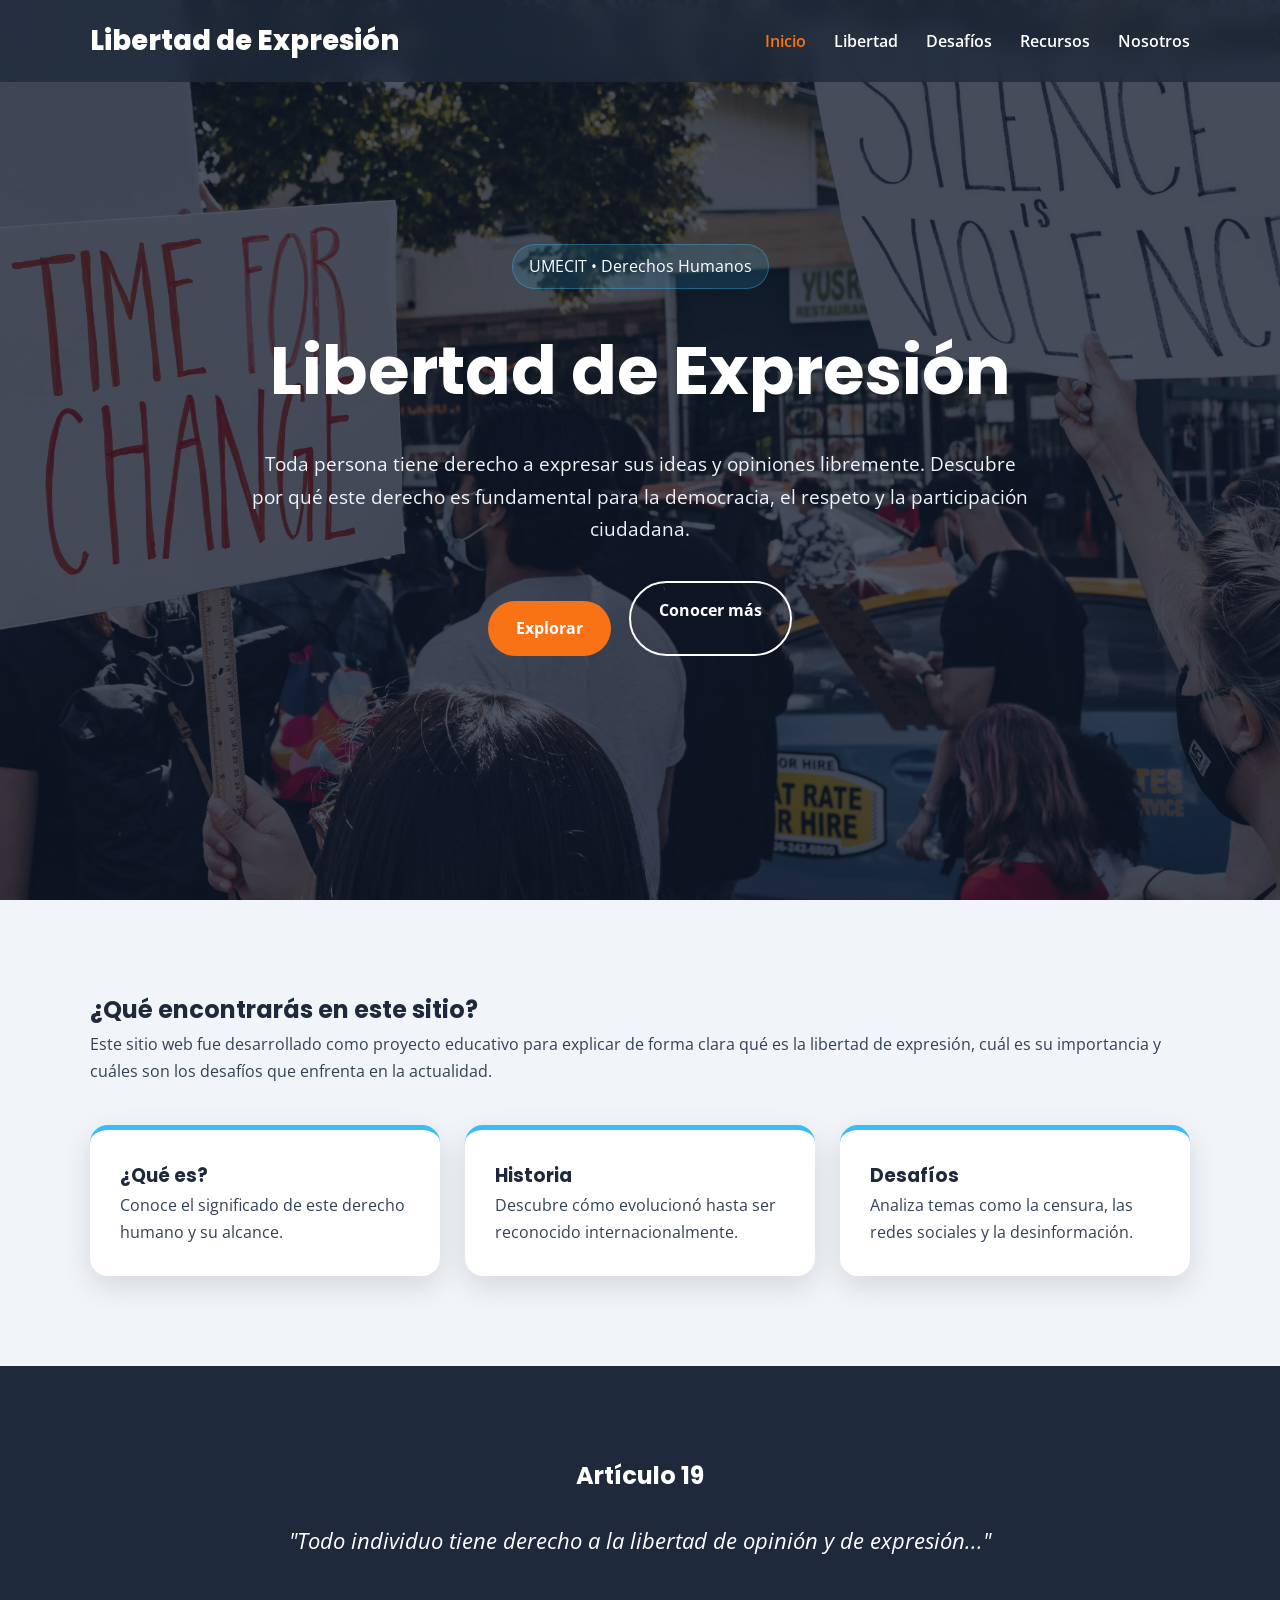
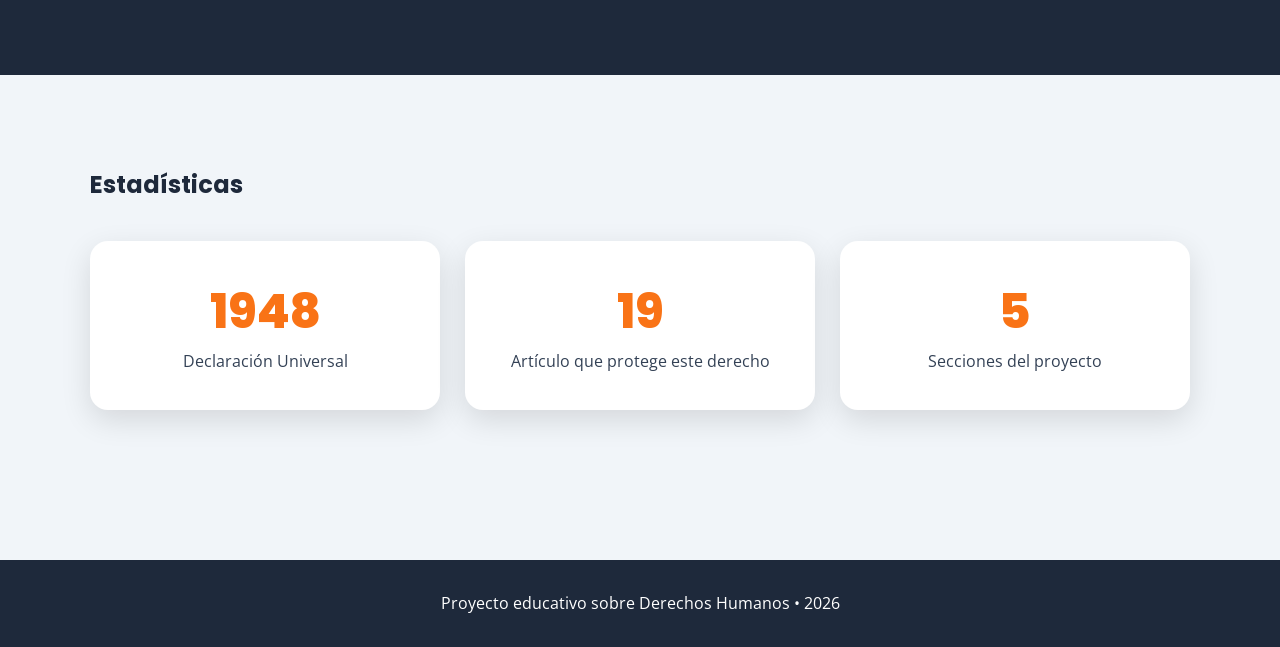
<file: index.html>
<!DOCTYPE html>
<html lang="es">
<head>
<meta charset="UTF-8">
<meta name="viewport" content="width=device-width, initial-scale=1.0">
<title>Libertad de Expresión</title>
<link rel="preconnect" href="https://fonts.googleapis.com">
<link rel="preconnect" href="https://fonts.gstatic.com" crossorigin>
<link href="https://fonts.googleapis.com/css2?family=Poppins:wght@300;400;600;800&family=Open+Sans:wght@400;600&display=swap" rel="stylesheet">
<link rel="stylesheet" href="css/estilos.css">
</head>
<body>

<header class="navbar">
    <div class="container nav-container">

        <h1 class="logo">Libertad de Expresión</h1>

        <button class="menu-toggle" id="menu-toggle">
            ☰
        </button>

        <nav id="nav-menu">
            <ul class="menu">
                <li><a href="index.html" class="active">Inicio</a></li>
                <li><a href="libertad.html">Libertad</a></li>
                <li><a href="desafios.html">Desafíos</a></li>
                <li><a href="recursos.html">Recursos</a></li>
                <li><a href="nosotros.html">Nosotros</a></li>
            </ul>
        </nav>

    </div>
</header>

<section class="hero">
  <div class="overlay"></div>
  <div class="hero-content">
    <span class="etiqueta">UMECIT • Derechos Humanos</span>
    <h2>Libertad de Expresión</h2>
    <p>
      Toda persona tiene derecho a expresar sus ideas y opiniones libremente.
      Descubre por qué este derecho es fundamental para la democracia,
      el respeto y la participación ciudadana.
    </p>
    <div class="hero-buttons">
      <a href="#introduccion" class="btn btn-primary">Explorar</a>
      <a href="libertad.html" class="btn btn-secondary">Conocer más</a>
    </div>
  </div>
</section>

<main>

<section id="introduccion" class="container section">
<h2>¿Qué encontrarás en este sitio?</h2>
<p>Este sitio web fue desarrollado como proyecto educativo para explicar de forma clara qué es la libertad de expresión, cuál es su importancia y cuáles son los desafíos que enfrenta en la actualidad.</p>

<div class="cards">
<article class="card">
<h3>¿Qué es?</h3>
<p>Conoce el significado de este derecho humano y su alcance.</p>
</article>

<article class="card">
<h3>Historia</h3>
<p>Descubre cómo evolucionó hasta ser reconocido internacionalmente.</p>
</article>

<article class="card">
<h3>Desafíos</h3>
<p>Analiza temas como la censura, las redes sociales y la desinformación.</p>
</article>
</div>
</section>

<section class="highlight">
<div class="container">
<h2>Artículo 19</h2>
<blockquote>
"Todo individuo tiene derecho a la libertad de opinión y de expresión..."
</blockquote>
</div>
</section>

<section class="container section">
<h2>Estadísticas</h2>
<div class="stats">
<div class="stat"><span>1948</span><p>Declaración Universal</p></div>
<div class="stat"><span>19</span><p>Artículo que protege este derecho</p></div>
<div class="stat"><span>5</span><p>Secciones del proyecto</p></div>
</div>
</section>

</main>

<footer>
<div class="container">
<p>Proyecto educativo sobre Derechos Humanos • 2026</p>
</div>
</footer>

<script src="js/script.js"></script>
</body>
</html>
</file>
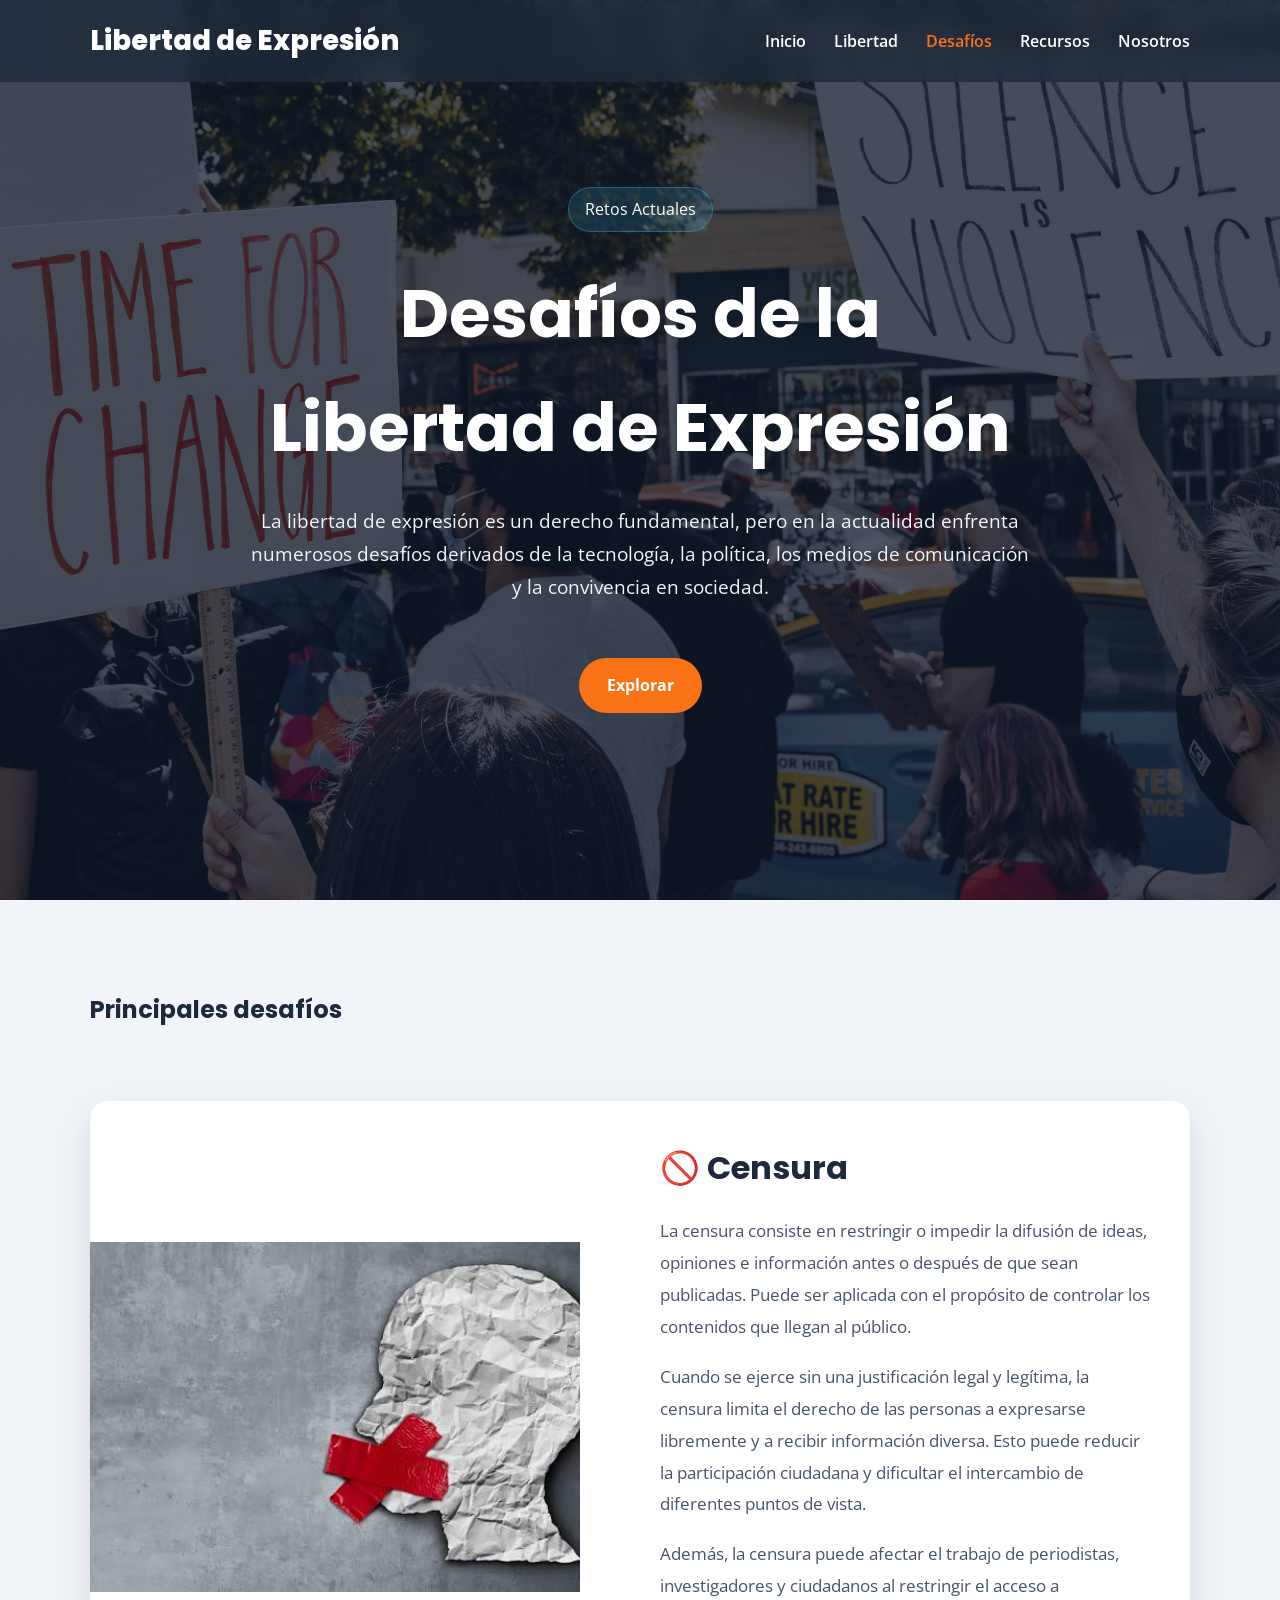
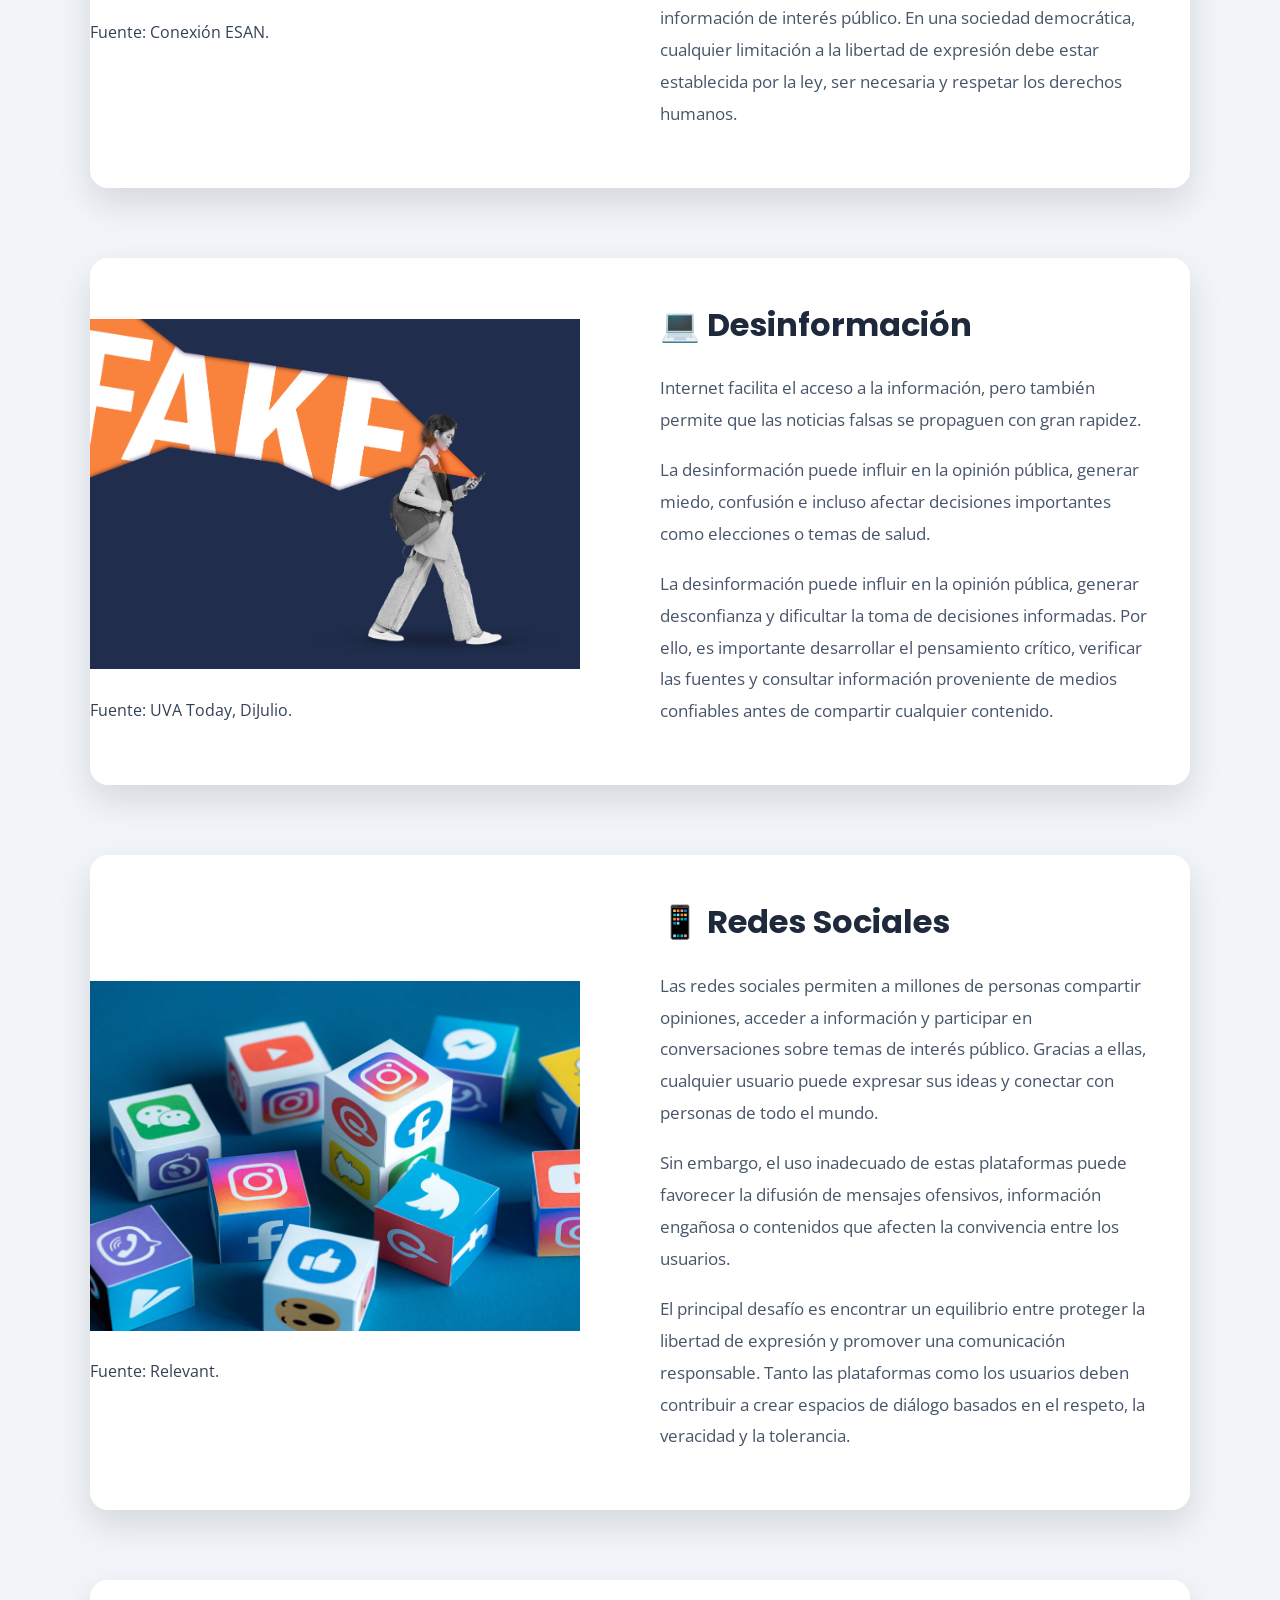
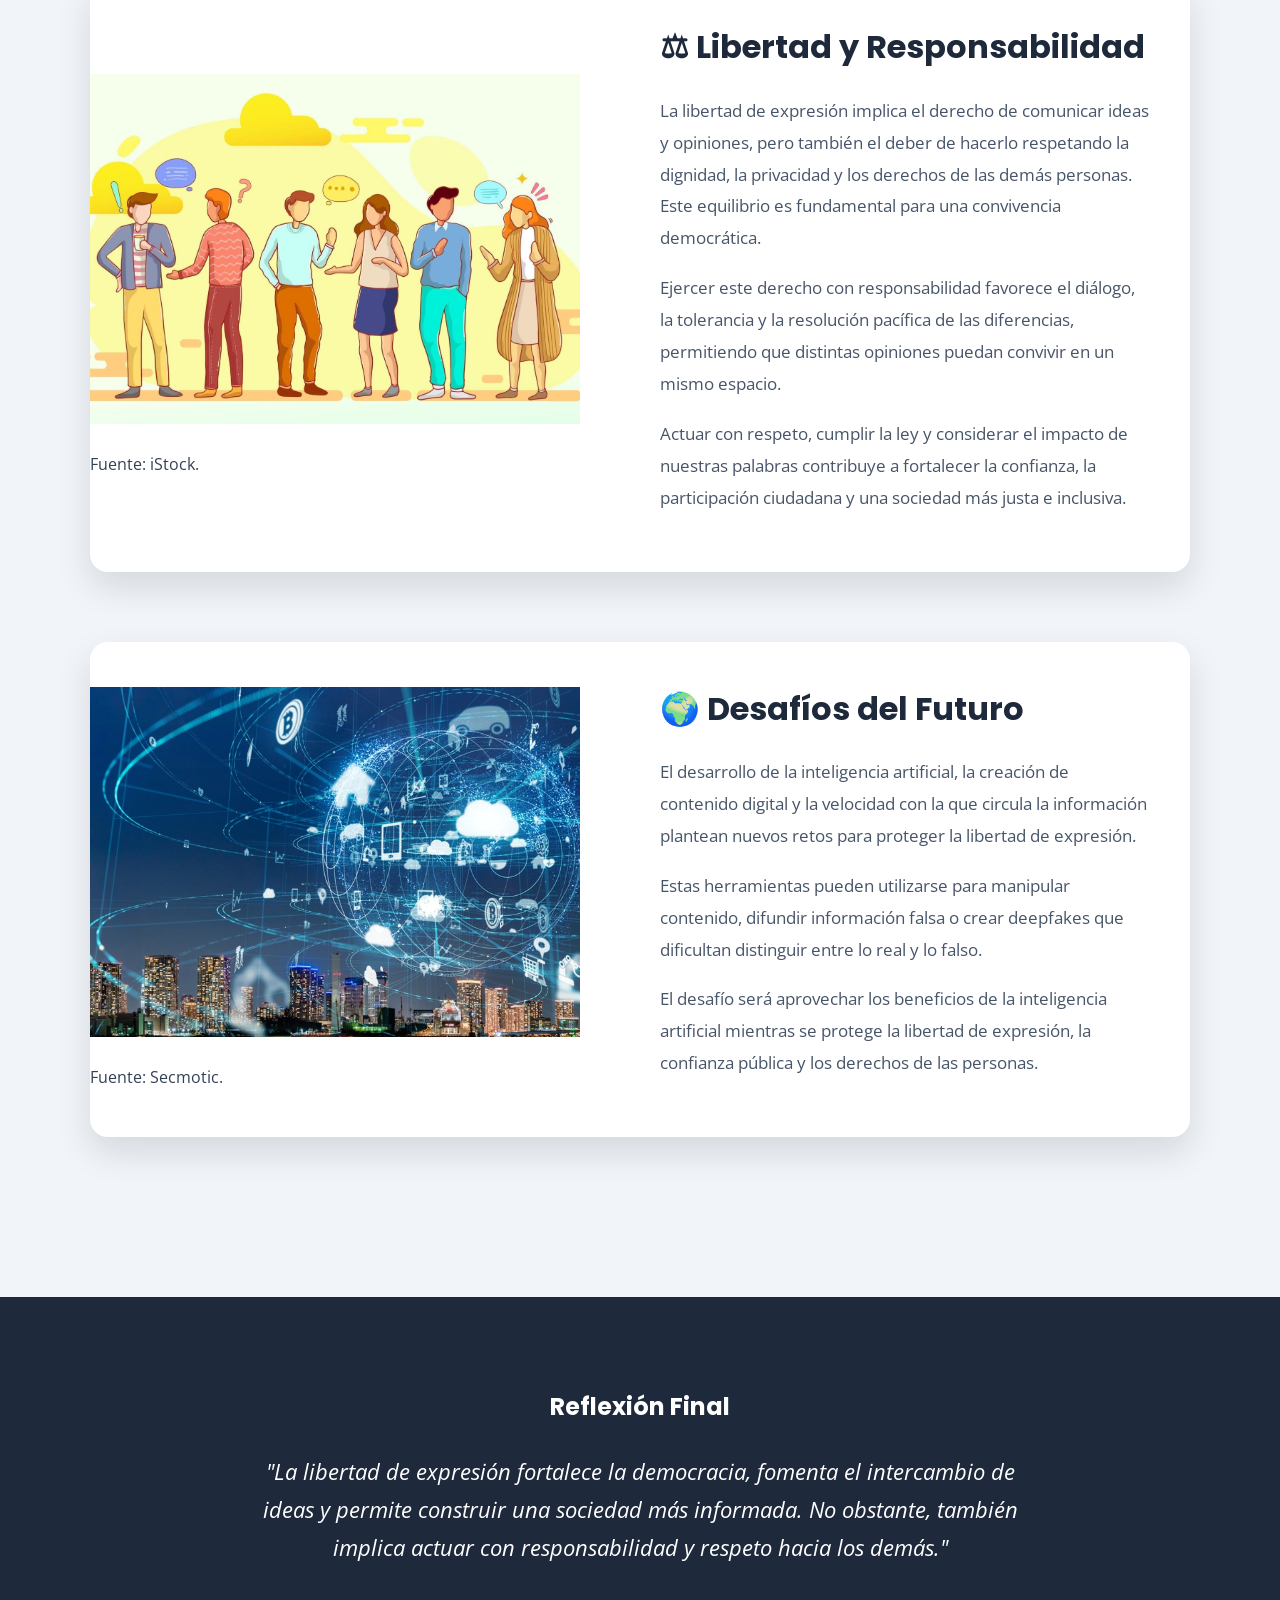
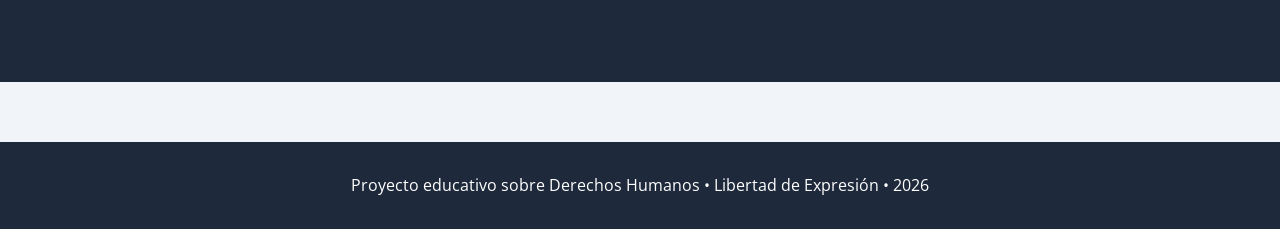
<file: desafios.html>
<!DOCTYPE html>
<html lang="es">

<head>

<meta charset="UTF-8">
<meta name="viewport" content="width=device-width, initial-scale=1.0">

<title>Desafíos | Libertad de Expresión</title>

<link rel="preconnect" href="https://fonts.googleapis.com">
<link rel="preconnect" href="https://fonts.gstatic.com" crossorigin>

<link href="https://fonts.googleapis.com/css2?family=Poppins:wght@300;400;600;700;800&family=Open+Sans:wght@400;600&display=swap" rel="stylesheet">

<link rel="stylesheet" href="css/estilos.css">

</head>

<body>

<header class="navbar">
    <div class="container nav-container">

        <h1 class="logo">Libertad de Expresión</h1>

        <button class="menu-toggle" id="menu-toggle">
            ☰
        </button>

        <nav id="nav-menu">
            <ul class="menu">
                <li><a href="index.html">Inicio</a></li>
                <li><a href="libertad.html">Libertad</a></li>
                <li><a href="desafios.html"class="active">Desafíos</a></li>
                <li><a href="recursos.html">Recursos</a></li>
                <li><a href="nosotros.html">Nosotros</a></li>
            </ul>
        </nav>

    </div>
</header>

<section class="hero">

<div class="hero-content">

<span class="etiqueta">Retos Actuales</span>

<h2>Desafíos de la Libertad de Expresión</h2>

<p>

La libertad de expresión es un derecho fundamental, pero en la actualidad
enfrenta numerosos desafíos derivados de la tecnología, la política,
los medios de comunicación y la convivencia en sociedad.

</p>

<a href="#desafios" class="btn btn-primary">

Explorar

</a>

</div>

</section>

<main id="desafios" class="container section">

<h2>Principales desafíos</h2>

<!-- CENSURA -->

<div class="blog-card fade-up">

<div class="blog-img">

<img src="img/censura.jpg" alt="Censura">

<br>

<p class="fuente-img">
Fuente: Conexión ESAN.
</p>

</div>

<div class="blog-content">

<h3>🚫 Censura</h3>

<p>

La censura consiste en restringir o impedir la difusión de ideas, opiniones e información antes o después de que sean publicadas. Puede ser aplicada con el propósito de controlar los contenidos que llegan al público.

</p>

<p>

Cuando se ejerce sin una justificación legal y legítima, la censura limita el derecho de las personas a expresarse libremente y a recibir información diversa. Esto puede reducir la participación ciudadana y dificultar el intercambio de diferentes puntos de vista.

</p>

<p>
Además, la censura puede afectar el trabajo de periodistas, investigadores y ciudadanos al restringir el acceso a información de interés público. En una sociedad democrática, cualquier limitación a la libertad de expresión debe estar establecida por la ley, ser necesaria y respetar los derechos humanos.
</p>

</p>

</div>

</div>

</div>

<!-- DESINFORMACIÓN -->

<div class="blog-card reverse fade-up">

<div class="blog-content">

<h3>💻 Desinformación</h3>

<p>

Internet facilita el acceso a la información, pero también permite que las
noticias falsas se propaguen con gran rapidez.

</p>

<p>

La desinformación puede influir en la opinión pública, generar miedo,
confusión e incluso afectar decisiones importantes como elecciones o temas
de salud.

<p>

La desinformación puede influir en la opinión pública, generar desconfianza y dificultar la toma de decisiones informadas. Por ello, es importante desarrollar el pensamiento crítico, verificar las fuentes y consultar información proveniente de medios confiables antes de compartir cualquier contenido.

</p>

</p>

</div>

<div class="blog-img">

<img src="img/fake-news.jpg" alt="Noticias falsas">

<br>

<p class="fuente-img">
Fuente: UVA Today, DiJulio.
</p>

</div>

</div>

<!-- REDES -->

<div class="blog-card fade-up">

<div class="blog-img">

<img src="img/redes.jpg" alt="Redes Sociales">

<br>

<p class="fuente-img">
Fuente: Relevant.
</p>

</div>

<div class="blog-content">

<h3>📱 Redes Sociales</h3>

<p>

Las redes sociales permiten a millones de personas compartir opiniones, acceder a información y participar en conversaciones sobre temas de interés público. Gracias a ellas, cualquier usuario puede expresar sus ideas y conectar con personas de todo el mundo.

</p>

<p>

Sin embargo, el uso inadecuado de estas plataformas puede favorecer la difusión de mensajes ofensivos, información engañosa o contenidos que afecten la convivencia entre los usuarios.

<p>

El principal desafío es encontrar un equilibrio entre proteger la libertad de expresión y promover una comunicación responsable. Tanto las plataformas como los usuarios deben contribuir a crear espacios de diálogo basados en el respeto, la veracidad y la tolerancia.
</p>

</div>

</div>

</div>

<!-- RESPONSABILIDAD -->

<div class="blog-card reverse fade-up">

<div class="blog-content">

<h3>⚖ Libertad y Responsabilidad</h3>

<p>

La libertad de expresión implica el derecho de comunicar ideas y opiniones, pero también el deber de hacerlo respetando la dignidad, la privacidad y los derechos de las demás personas. Este equilibrio es fundamental para una convivencia democrática.

</p>

<p>

Ejercer este derecho con responsabilidad favorece el diálogo, la tolerancia y la resolución pacífica de las diferencias, permitiendo que distintas opiniones puedan convivir en un mismo espacio.

<p>

Actuar con respeto, cumplir la ley y considerar el impacto de nuestras palabras contribuye a fortalecer la confianza, la participación ciudadana y una sociedad más justa e inclusiva.

</p>

</div>

<div class="blog-img">

<img src="img/responsabilidad.jpg" alt="Responsabilidad">

<br>

<p class="fuente-img">
Fuente: iStock.
</p>

</div>

</div>

<!-- FUTURO -->

<div class="blog-card fade-up">

<div class="blog-img">

<img src="img/futuro.jpg" alt="Futuro">

<br>

<p class="fuente-img">
Fuente: Secmotic.
</p>

</div>

<div class="blog-content">

<h3>🌍 Desafíos del Futuro</h3>

<p>

El desarrollo de la inteligencia artificial, la creación de contenido
digital y la velocidad con la que circula la información plantean nuevos
retos para proteger la libertad de expresión.

</p>

<p>

Estas herramientas pueden utilizarse para manipular contenido, difundir información falsa o crear deepfakes que dificultan distinguir entre lo real y lo falso.

</p>

<p>

El desafío será aprovechar los beneficios de la inteligencia artificial mientras se protege la libertad de expresión, la confianza pública y los derechos de las personas.
</p>

</div>

</div>

</main>

<section class="highlight">

<div class="container">

<h2>Reflexión Final</h2>

<blockquote>

"La libertad de expresión fortalece la democracia, fomenta el intercambio
de ideas y permite construir una sociedad más informada. No obstante,
también implica actuar con responsabilidad y respeto hacia los demás."

</blockquote>

</div>

</section>

<footer>

<div class="container">

<p>

Proyecto educativo sobre Derechos Humanos • Libertad de Expresión • 2026

</p>

</div>

</footer>

<script src="js/script.js"></script>

</body>

</html>
</file>
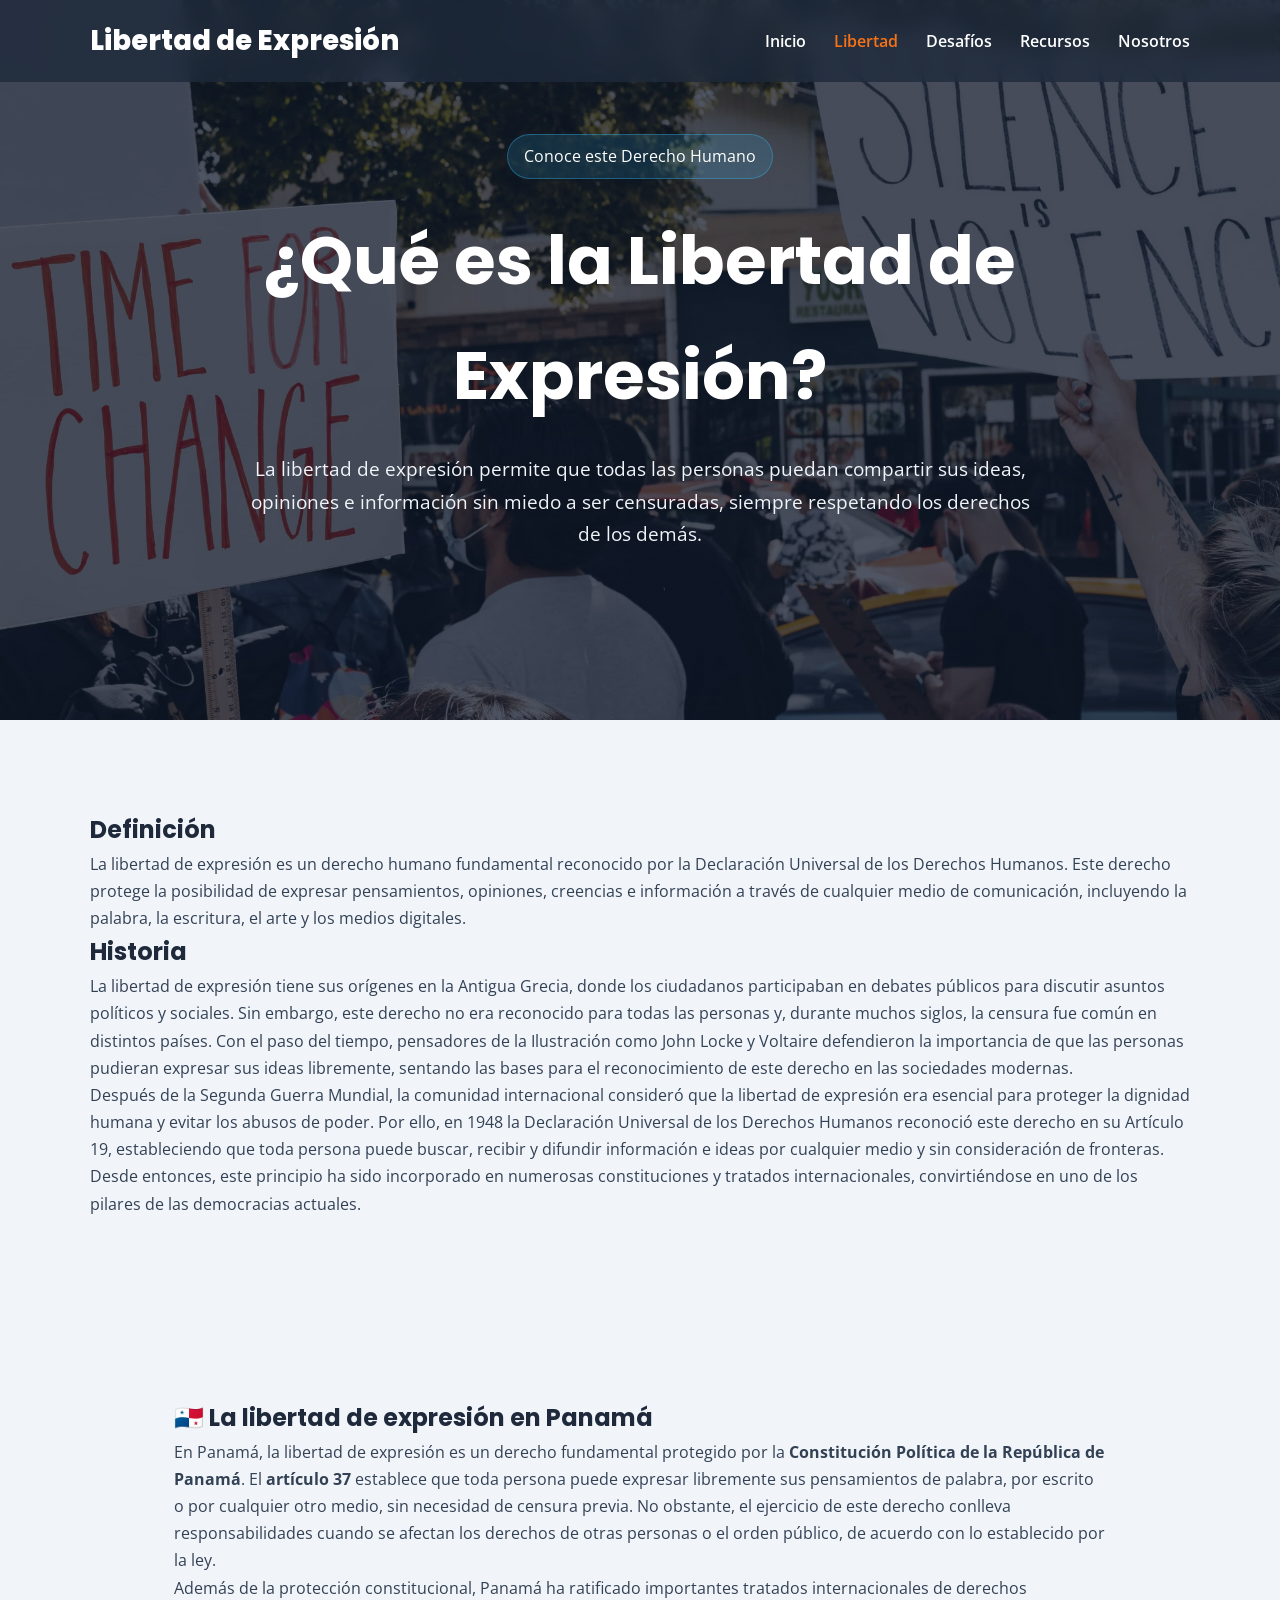
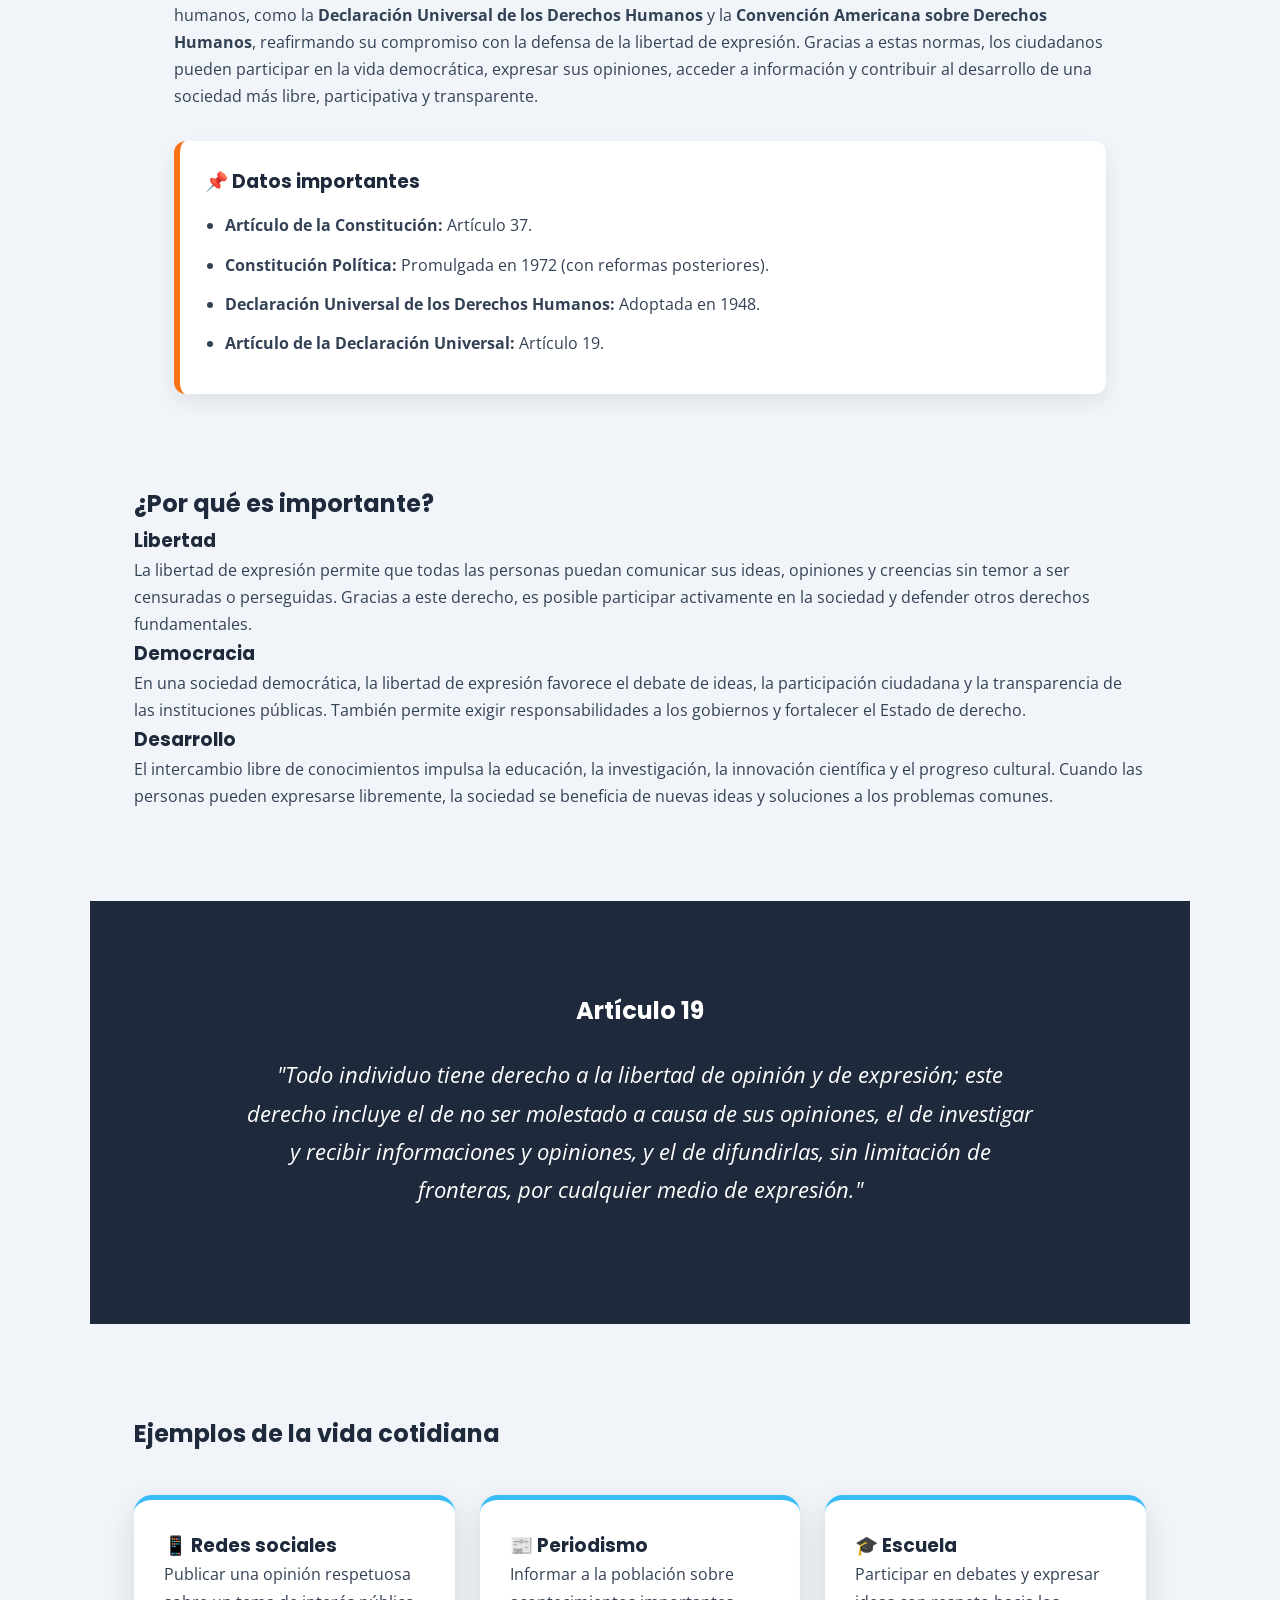
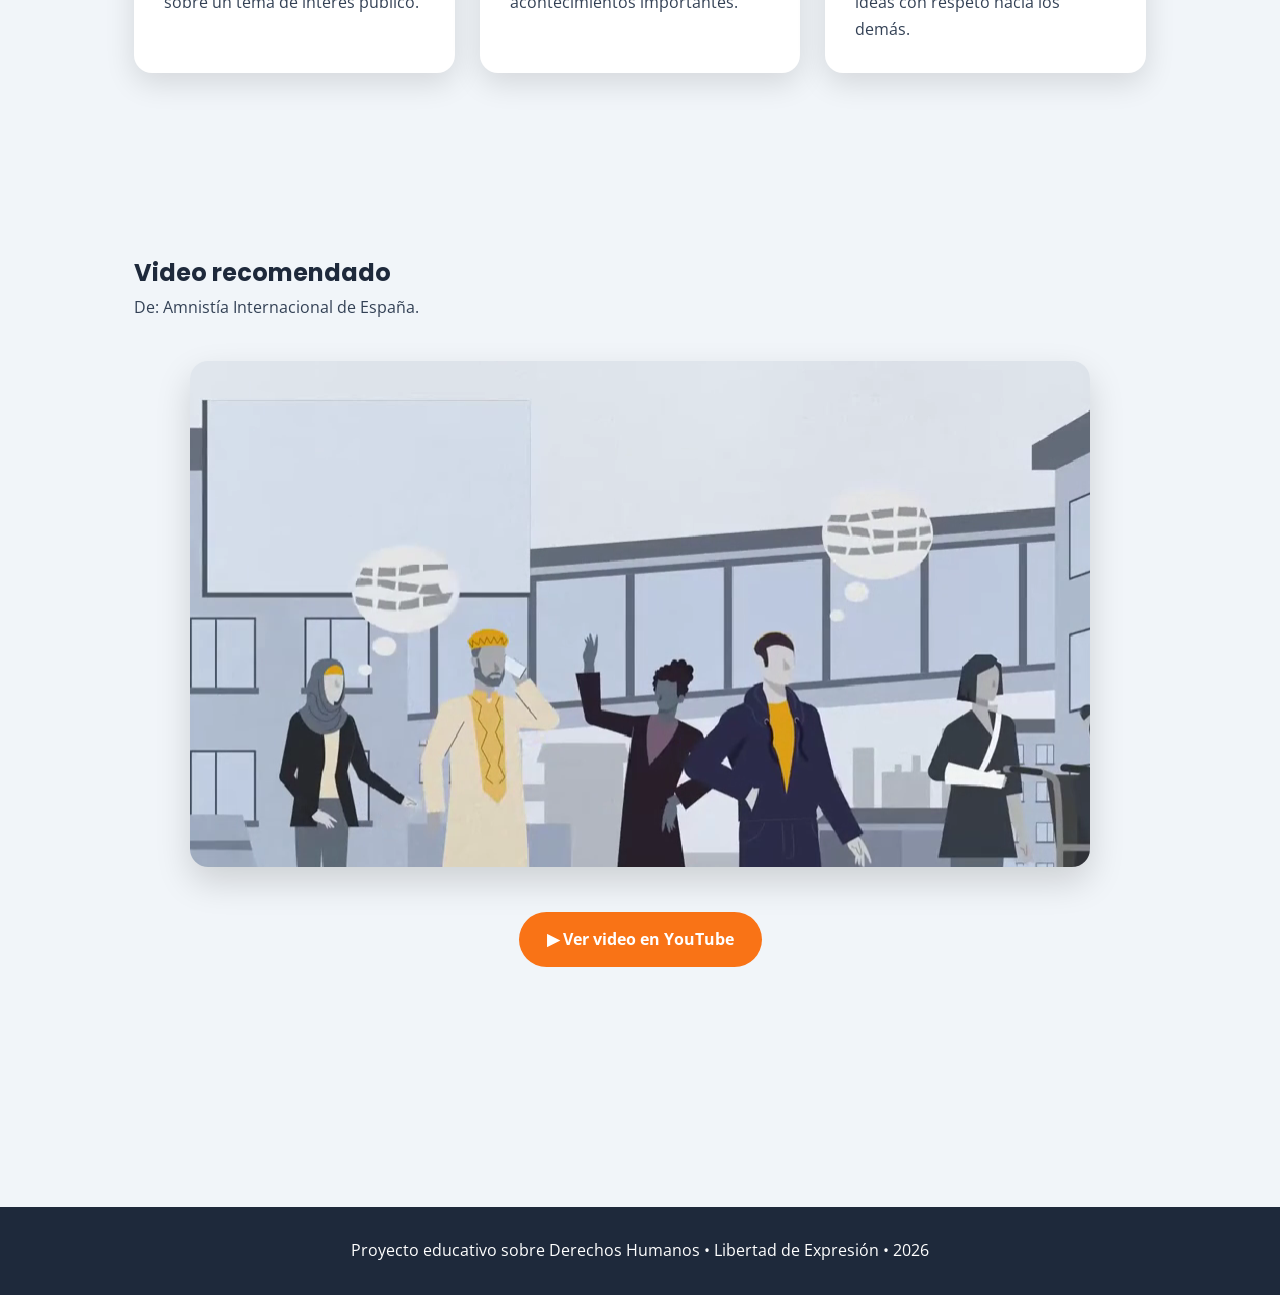
<file: libertad.html>
<!DOCTYPE html>
<html lang="es">

<head>
    <meta charset="UTF-8">
    <meta name="viewport" content="width=device-width, initial-scale=1.0">

    <title>Libertad de Expresión | Vox Libera</title>

    <link rel="preconnect" href="https://fonts.googleapis.com">
    <link rel="preconnect" href="https://fonts.gstatic.com" crossorigin>

    <link href="https://fonts.googleapis.com/css2?family=Poppins:wght@300;400;600;800&family=Open+Sans:wght@400;600&display=swap" rel="stylesheet">

    <link rel="stylesheet" href="css/estilos.css">
</head>

<body>

<header class="navbar">
    <div class="container nav-container">

        <h1 class="logo">Libertad de Expresión</h1>

        <button class="menu-toggle" id="menu-toggle">
            ☰
        </button>

        <nav id="nav-menu">
            <ul class="menu">
                <li><a href="index.html" >Inicio</a></li>
                <li><a href="libertad.html" class="active">Libertad</a></li>
                <li><a href="desafios.html">Desafíos</a></li>
                <li><a href="recursos.html">Recursos</a></li>
                <li><a href="nosotros.html">Nosotros</a></li>
            </ul>
        </nav>

    </div>
</header>


<!-- Encabezado -->

<section class="hero" style="height:80vh;">

    <div class="hero-content">

        <span class="etiqueta">Conoce este Derecho Humano</span>

        <h2>¿Qué es la Libertad de Expresión?</h2>

        <p>
            La libertad de expresión permite que todas las personas puedan
            compartir sus ideas, opiniones e información sin miedo a ser
            censuradas, siempre respetando los derechos de los demás.
        </p>

    </div>

</section>

<main>

<section class="container section">

<h2>Definición</h2>

<p>

La libertad de expresión es un derecho humano fundamental reconocido por la
Declaración Universal de los Derechos Humanos. Este derecho protege la
posibilidad de expresar pensamientos, opiniones, creencias e información a
través de cualquier medio de comunicación, incluyendo la palabra, la escritura,
el arte y los medios digitales.

</p>

<h2>Historia</h2>

<p>
La libertad de expresión tiene sus orígenes en la Antigua Grecia, donde los ciudadanos participaban en debates públicos para discutir asuntos políticos y sociales. Sin embargo, este derecho no era reconocido para todas las personas y, durante muchos siglos, la censura fue común en distintos países. Con el paso del tiempo, pensadores de la Ilustración como John Locke y Voltaire defendieron la importancia de que las personas pudieran expresar sus ideas libremente, sentando las bases para el reconocimiento de este derecho en las sociedades modernas.
</p>

<p>
Después de la Segunda Guerra Mundial, la comunidad internacional consideró que la libertad de expresión era esencial para proteger la dignidad humana y evitar los abusos de poder. Por ello, en 1948 la Declaración Universal de los Derechos Humanos reconoció este derecho en su Artículo 19, estableciendo que toda persona puede buscar, recibir y difundir información e ideas por cualquier medio y sin consideración de fronteras. Desde entonces, este principio ha sido incorporado en numerosas constituciones y tratados internacionales, convirtiéndose en uno de los pilares de las democracias actuales.
</p>

<section class="container section">

<section class="container section">

    <h2>🇵🇦 La libertad de expresión en Panamá</h2>

    <p>
        En Panamá, la libertad de expresión es un derecho fundamental protegido por la
        <strong>Constitución Política de la República de Panamá</strong>. El
        <strong>artículo 37</strong> establece que toda persona puede expresar libremente
        sus pensamientos de palabra, por escrito o por cualquier otro medio, sin necesidad
        de censura previa. No obstante, el ejercicio de este derecho conlleva
        responsabilidades cuando se afectan los derechos de otras personas o el orden público,
        de acuerdo con lo establecido por la ley.
    </p>

    <p>
        Además de la protección constitucional, Panamá ha ratificado importantes tratados
        internacionales de derechos humanos, como la
        <strong>Declaración Universal de los Derechos Humanos</strong> y la
        <strong>Convención Americana sobre Derechos Humanos</strong>, reafirmando su compromiso
        con la defensa de la libertad de expresión. Gracias a estas normas, los ciudadanos
        pueden participar en la vida democrática, expresar sus opiniones, acceder a información
        y contribuir al desarrollo de una sociedad más libre, participativa y transparente.
    </p>

    <div class="dato-panama">

        <h3>📌 Datos importantes</h3>

        <ul>

            <li><strong>Artículo de la Constitución:</strong> Artículo 37.</li>

            <li><strong>Constitución Política:</strong> Promulgada en 1972 (con reformas posteriores).</li>

            <li><strong>Declaración Universal de los Derechos Humanos:</strong> Adoptada en 1948.</li>

            <li><strong>Artículo de la Declaración Universal:</strong> Artículo 19.</li>

        </ul>

    </div>

</section>

<h2>¿Por qué es importante?</h2>

<h3>Libertad</h3>

<p>
La libertad de expresión permite que todas las personas puedan comunicar sus ideas, opiniones y creencias sin temor a ser censuradas o perseguidas. Gracias a este derecho, es posible participar activamente en la sociedad y defender otros derechos fundamentales.
</p>


<h3>Democracia</h3>

<p>
En una sociedad democrática, la libertad de expresión favorece el debate de ideas, la participación ciudadana y la transparencia de las instituciones públicas. También permite exigir responsabilidades a los gobiernos y fortalecer el Estado de derecho.
</p>

<h3>Desarrollo</h3>

<p>
El intercambio libre de conocimientos impulsa la educación, la investigación, la innovación científica y el progreso cultural. Cuando las personas pueden expresarse libremente, la sociedad se beneficia de nuevas ideas y soluciones a los problemas comunes.
</p>

</section>

<section class="highlight">

<div class="container">

<h2>Artículo 19</h2>

<blockquote>

"Todo individuo tiene derecho a la libertad de opinión y de expresión; este
derecho incluye el de no ser molestado a causa de sus opiniones, el de
investigar y recibir informaciones y opiniones, y el de difundirlas, sin
limitación de fronteras, por cualquier medio de expresión."

</blockquote>

</div>

</section>

<section class="container section">

<h2>Ejemplos de la vida cotidiana</h2>

<div class="cards">

<div class="card">

<h3>📱 Redes sociales</h3>

<p>

Publicar una opinión respetuosa sobre un tema de interés público.

</p>

</div>

<div class="card">

<h3>📰 Periodismo</h3>

<p>

Informar a la población sobre acontecimientos importantes.

</p>

</div>

<div class="card">

<h3>🎓 Escuela</h3>

<p>

Participar en debates y expresar ideas con respeto hacia los demás.

</p>

</div>

</div>

</section>

<section class="container section">

<h2>Video recomendado</h2>

<p>

De: Amnistía Internacional de España.

</p>

<div class="video-container">

    <a href="https://youtu.be/ZvjIaeya6l8" target="_blank">

        <img src="img/video-miniatura.png"
             alt="Video sobre la libertad de expresión"
             class="video-miniatura">

    </a>

</div>

<p style="text-align:center; margin-top:25px;">

    <a href="https://youtu.be/ZvjIaeya6l8"
       target="_blank"
       class="btn btn-primary">

        ▶ Ver video en YouTube

    </a>

</p>

</section>

</main>

<footer>

<div class="container">

<p>

Proyecto educativo sobre Derechos Humanos • Libertad de Expresión • 2026

</p>

</div>

</footer>

<script src="js/script.js"></script>

</body>

</html>
</file>
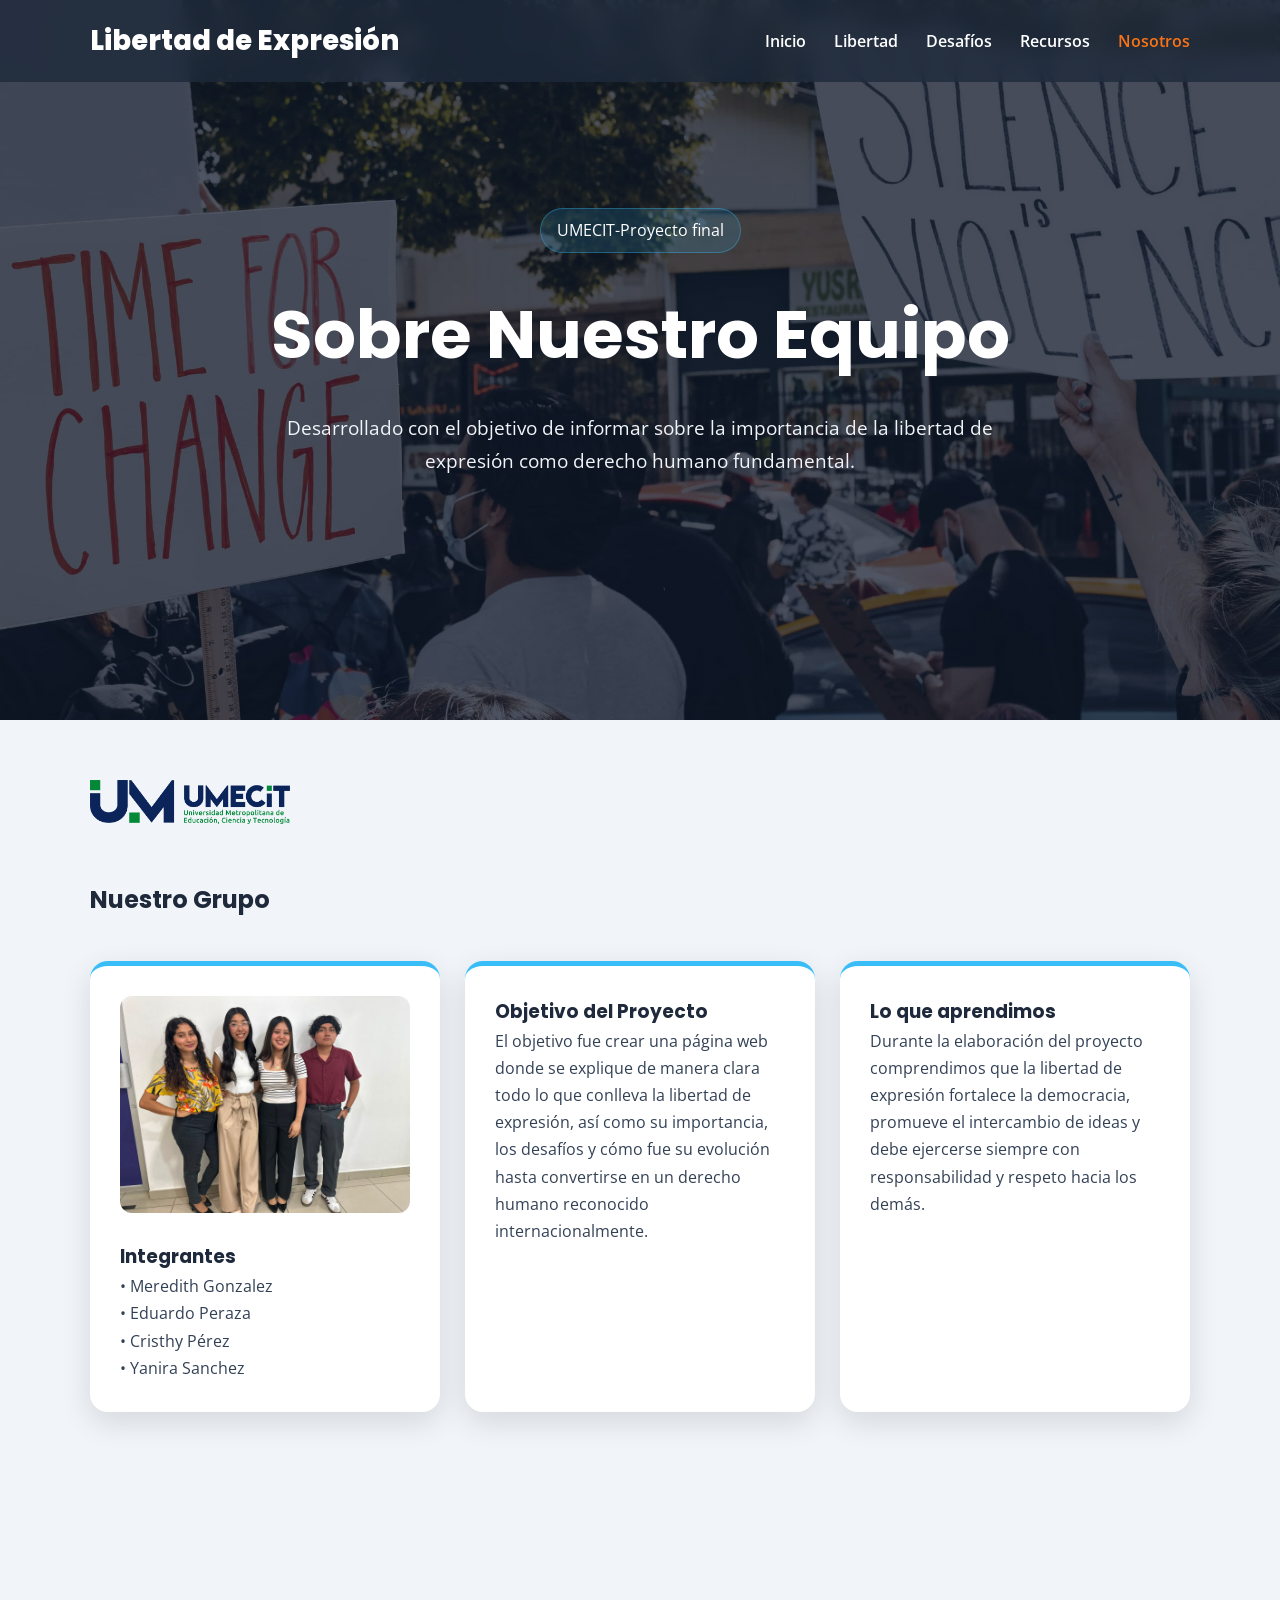
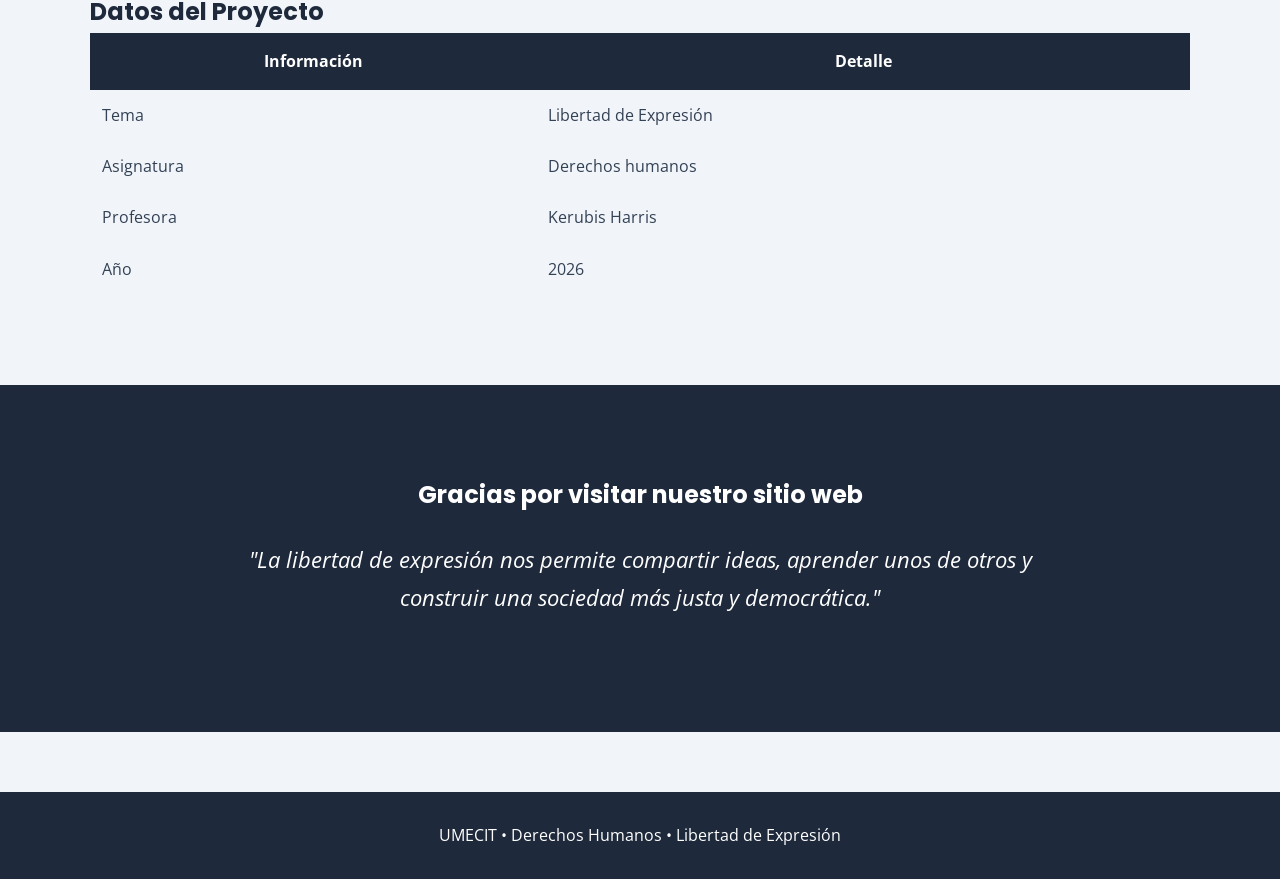
<file: nosotros.html>
<!DOCTYPE html>
<html lang="es">

<head>

    <meta charset="UTF-8">
    <meta name="viewport" content="width=device-width, initial-scale=1.0">

    <title>Nosotros | Libertad de Expresión</title>

    <link rel="preconnect" href="https://fonts.googleapis.com">
    <link rel="preconnect" href="https://fonts.gstatic.com" crossorigin>

    <link href="https://fonts.googleapis.com/css2?family=Poppins:wght@300;400;600;800&family=Open+Sans:wght@400;600&display=swap" rel="stylesheet">

    <link rel="stylesheet" href="css/estilos.css">

</head>

<body>

<header class="navbar">
    <div class="container nav-container">

        <h1 class="logo">Libertad de Expresión</h1>

        <button class="menu-toggle" id="menu-toggle">
            ☰
        </button>

        <nav id="nav-menu">
            <ul class="menu">
                <li><a href="index.html">Inicio</a></li>
                <li><a href="libertad.html">Libertad</a></li>
                <li><a href="desafios.html">Desafíos</a></li>
                <li><a href="recursos.html">Recursos</a></li>
                <li><a href="nosotros.html" class="active">Nosotros</a></li>
            </ul>
        </nav>

    </div>
</header>
<section class="hero" style="height: 80vh;">

<div class="hero-content">

<span class="etiqueta">UMECIT-Proyecto final</span>

<h2>Sobre Nuestro Equipo</h2>

<p>

Desarrollado con el objetivo de informar sobre la 
importancia de la libertad de expresión como derecho
humano fundamental.

</p>

</div>

</section>

<main>

<section class="container section">

<div class="encabezado-nosotros">
    <img src="img/logo-umecit.png" alt="Logo UMECIT" class="logo-umecit">
    <h2>Nuestro Grupo</h2>
</div>

<div class="cards">

<div class="card">

<img src="img/grupo.jpeg"
alt="Foto del grupo"
style="width:100%; border-radius:12px; margin-bottom:20px;">

<h3>Integrantes</h3>

<p>

• Meredith Gonzalez<br>
• Eduardo Peraza<br>
• Cristhy Pérez<br>
• Yanira Sanchez<br>

</p>

</div>

<div class="card">

<h3>Objetivo del Proyecto</h3>

<p>

El objetivo fue crear una página web donde se explique de manera clara todo lo que conlleva la libertad de expresión, así como su importancia, los desafíos y cómo fue su evolución hasta convertirse en un derecho humano reconocido internacionalmente.

</p>

</div>

<div class="card">

<h3>Lo que aprendimos</h3>

<p>

Durante la elaboración del proyecto comprendimos que la libertad de
expresión fortalece la democracia, promueve el intercambio de ideas y debe
ejercerse siempre con responsabilidad y respeto hacia los demás.

</p>

</div>

</div>

</section>

<section class="container section">

<h2>Datos del Proyecto</h2>

<table style="width:100%; border-collapse:collapse;">

<tr style="background:#1E293B; color:white;">

<th style="padding:15px;">Información</th>

<th style="padding:15px;">Detalle</th>

</tr>

<tr>

<td style="padding:12px;">Tema</td>

<td style="padding:12px;">Libertad de Expresión</td>

</tr>

<tr>

<td style="padding:12px;">Asignatura</td>

<td style="padding:12px;">Derechos humanos</td>

</tr>

<tr>

<td style="padding:12px;">Profesora</td>

<td style="padding:12px;">Kerubis Harris</td>

</tr>

<tr>

<td style="padding:12px;">Año</td>

<td style="padding:12px;">2026</td>

</tr>

</table>

</section>

<section class="highlight">

<div class="container">

<h2>Gracias por visitar nuestro sitio web</h2>

<blockquote>

"La libertad de expresión nos permite compartir ideas, aprender unos de
otros y construir una sociedad más justa y democrática."

</blockquote>

</div>

</section>

</main>

<footer>

<div class="container">

<p>

UMECIT • Derechos Humanos • Libertad de Expresión

</p>

</div>

</footer>

<script src="js/script.js"></script>

</body>

</html>
</file>
<file: css/estilos.css>
:root{
--bg:#F8FAFC;
--primary:#1E293B;
--accent:#F97316;
--cyan:#38BDF8;
--text:#334155;
--white:#fff;
--shadow:0 10px 30px rgba(0,0,0,.12);
}

*{margin:0;padding:0;box-sizing:border-box;scroll-behavior:smooth}
body{
font-family:'Open Sans',sans-serif;
background:#F1F5F9;
color:var(--text);
line-height:1.7;
}
h1,h2,h3{font-family:'Poppins',sans-serif;color:var(--primary)}
.container{width:min(1100px,92%);margin:auto}
.section{padding:90px 0}

.navbar{
position:fixed;top:0;left:0;width:100%;
padding:18px 0;
background:rgba(30,41,59,.78);
backdrop-filter:blur(10px);
z-index:1000;
}
.nav-container{display:flex;justify-content:space-between;align-items:center}
.logo{color:#fff;font-size:1.7rem;font-weight:800}
.menu{display:flex;gap:28px;list-style:none}
.menu a{
color:#fff;text-decoration:none;font-weight:600;
transition:.3s;
}
.menu a:hover,.menu a.active{color:var(--accent)}

.hero{
height:100vh;
background:
linear-gradient(rgba(15,23,42,.72),rgba(15,23,42,.72)),
url("../img/hero.jpg") center/cover no-repeat fixed;
display:flex;
justify-content:center;
align-items:center;
text-align:center;
position:relative;
}
.hero-content{
max-width:820px;
padding:20px;
position:relative;
z-index:2;
}
.etiqueta{
display:inline-block;
padding:8px 16px;
border-radius:30px;
background:rgba(56,189,248,.15);
border:1px solid rgba(56,189,248,.35);
color:#fff;
margin-bottom:25px;
}
.hero h2{
font-size:4.2rem;
color:#fff;
margin-bottom:20px;
}
.hero p{
font-size:1.2rem;
color:#f1f5f9;
margin-bottom:35px;
}
.hero-buttons{display:flex;justify-content:center;gap:18px;flex-wrap:wrap}
.btn{
padding:14px 28px;
border-radius:40px;
text-decoration:none;
font-weight:700;
transition:.3s;
}
.btn-primary{
background:var(--accent);
color:#fff;
margin-top: 20px;
display: inline-block;
}
.btn-primary:hover{transform:translateY(-4px);box-shadow:var(--shadow)}
.btn-secondary{
border:2px solid #fff;
color:#fff;
}
.btn-secondary:hover{background:#fff;color:var(--primary)}

.cards{
display:grid;
grid-template-columns:repeat(auto-fit,minmax(240px,1fr));
gap:25px;
margin-top:40px;
}
.card{
background:#fff;
padding:30px;
border-radius:18px;
box-shadow:var(--shadow);
transition:.3s;
border-top:5px solid var(--cyan);
}
.card:hover{transform:translateY(-8px)}
.highlight{
background:var(--primary);
color:#fff;
padding:90px 0;
text-align:center;
}
.highlight h2,.highlight blockquote{color:#fff}
blockquote{font-size:1.4rem;font-style:italic;max-width:800px;margin:25px auto}
.stats{
display:grid;
grid-template-columns:repeat(auto-fit,minmax(220px,1fr));
gap:25px;
margin-top:35px;
text-align:center;
}
.stat{
background:#fff;
padding:35px;
border-radius:18px;
box-shadow:var(--shadow);
}
.stat span{
display:block;
font:800 3rem 'Poppins',sans-serif;
color:var(--accent);
}
footer{
background:var(--primary);
color:#fff;
padding:30px;
text-align:center;
margin-top:60px;
}
@media(max-width:768px){
.nav-container{flex-direction:column;gap:15px}
.menu{flex-wrap:wrap;justify-content:center}
.hero h2{font-size:2.8rem}
.hero p{font-size:1rem}
.section{padding:70px 0}
}
/*=============================
Animaciones
=============================*/

.card,
.stat{

    opacity:0;

    transform:translateY(40px);

}
/*======================================================
        DESAFÍOS - ESTILO BLOG
======================================================*/

.blog-card{

display:flex;

align-items:center;

gap:40px;

margin:70px 0;

background:#ffffff;

border-radius:18px;

overflow:hidden;

box-shadow:0 15px 35px rgba(0,0,0,.12);

transition:.4s;

}

.blog-card:hover{

transform:translateY(-8px);

box-shadow:0 20px 45px rgba(0,0,0,.18);

}

.blog-card.reverse{

flex-direction:row-reverse;

}

.blog-img{

flex:1;

overflow:hidden;

}

.blog-img img{

width:100%;

height:350px;

object-fit:cover;

display:block;

transition:.5s;

}

.blog-card:hover .blog-img img{

transform:scale(1.08);

}

.blog-content{

flex:1;

padding:40px;

}

.blog-content h3{

font-size:2rem;

margin-bottom:20px;

color:#1E293B;

}

.blog-content p{

font-size:1.05rem;

line-height:1.9;

margin-bottom:18px;

color:#475569;

}

.blog-content a{

display:inline-block;

margin-top:15px;

text-decoration:none;

font-weight:700;

color:#F97316;

transition:.3s;

}

.blog-content a:hover{

letter-spacing:1px;

}

.fade-up{

opacity:0;

transform:translateY(40px);

animation:subir .9s forwards;

}

@keyframes subir{

to{

opacity:1;

transform:translateY(0);

}

}

.blog-card:nth-child(2){

animation-delay:.2s;

}

.blog-card:nth-child(3){

animation-delay:.4s;

}

.blog-card:nth-child(4){

animation-delay:.6s;

}

.blog-card:nth-child(5){

animation-delay:.8s;

}

.blog-card:nth-child(6){

animation-delay:1s;

}

@media(max-width:900px){

.blog-card{

flex-direction:column;

}

.blog-card.reverse{

flex-direction:column;

}

.blog-img img{

height:250px;

}

.blog-content{

padding:25px;

}

.blog-content h3{

font-size:1.6rem;

}

}

/*==========================
        VIDEO
===========================*/

.video-container{

position:relative;

width:100%;

max-width:900px;

margin:40px auto 0;

aspect-ratio:16/9;

border-radius:18px;

overflow:hidden;

box-shadow:0 15px 35px rgba(0,0,0,.15);

}

.video-container iframe{

width:100%;

height:100%;

border:none;

}
.dato-panama{

    background:#ffffff;

    border-left:6px solid #F97316;

    padding:25px;

    margin-top:30px;

    border-radius:12px;

    box-shadow:0 8px 20px rgba(0,0,0,.08);

}

.dato-panama h3{

    margin-bottom:15px;

    color:#1E293B;

}

.dato-panama ul{

    margin-left:20px;

}

.dato-panama li{

    margin-bottom:12px;

    line-height:1.7;

}

/* ===== MENÚ RESPONSIVE ===== */

.menu-toggle{
    display:none;
    background:none;
    border:none;
    color:#fff;
    font-size:2rem;
    cursor:pointer;
}

@media (max-width:768px){

    .navbar{
        padding:15px 0;
    }

    .nav-container{
        display:flex;
        justify-content:space-between;
        align-items:center;
        flex-wrap:wrap;
    }

    .logo{
        font-size:2rem;
        max-width:75%;
        line-height:1.2;
    }

    .menu-toggle{
        display:block;
    }

    nav{
        width:100%;
        max-height:0;
        overflow:hidden;
        transition:max-height .35s ease;
    }

    nav.active{
        max-height:400px;
        margin-top:20px;
    }

    .menu{
        display:flex;
        flex-direction:column;
        align-items:center;
        gap:20px;
        padding-bottom:20px;
    }

    .hero{
        padding-top:200px;
    }

    .hero h2{
        font-size:3rem;
    }

}
.encabezado-nosotros{
    position:relative;
    margin-bottom:35px;
}

.logo-umecit{
    position:absolute;
    top:-30px;
    left:0;
    width:200px;
    height:auto;
}

.encabezado-nosotros h2{
    padding-top:70px;
    margin:0;
}
</file>
